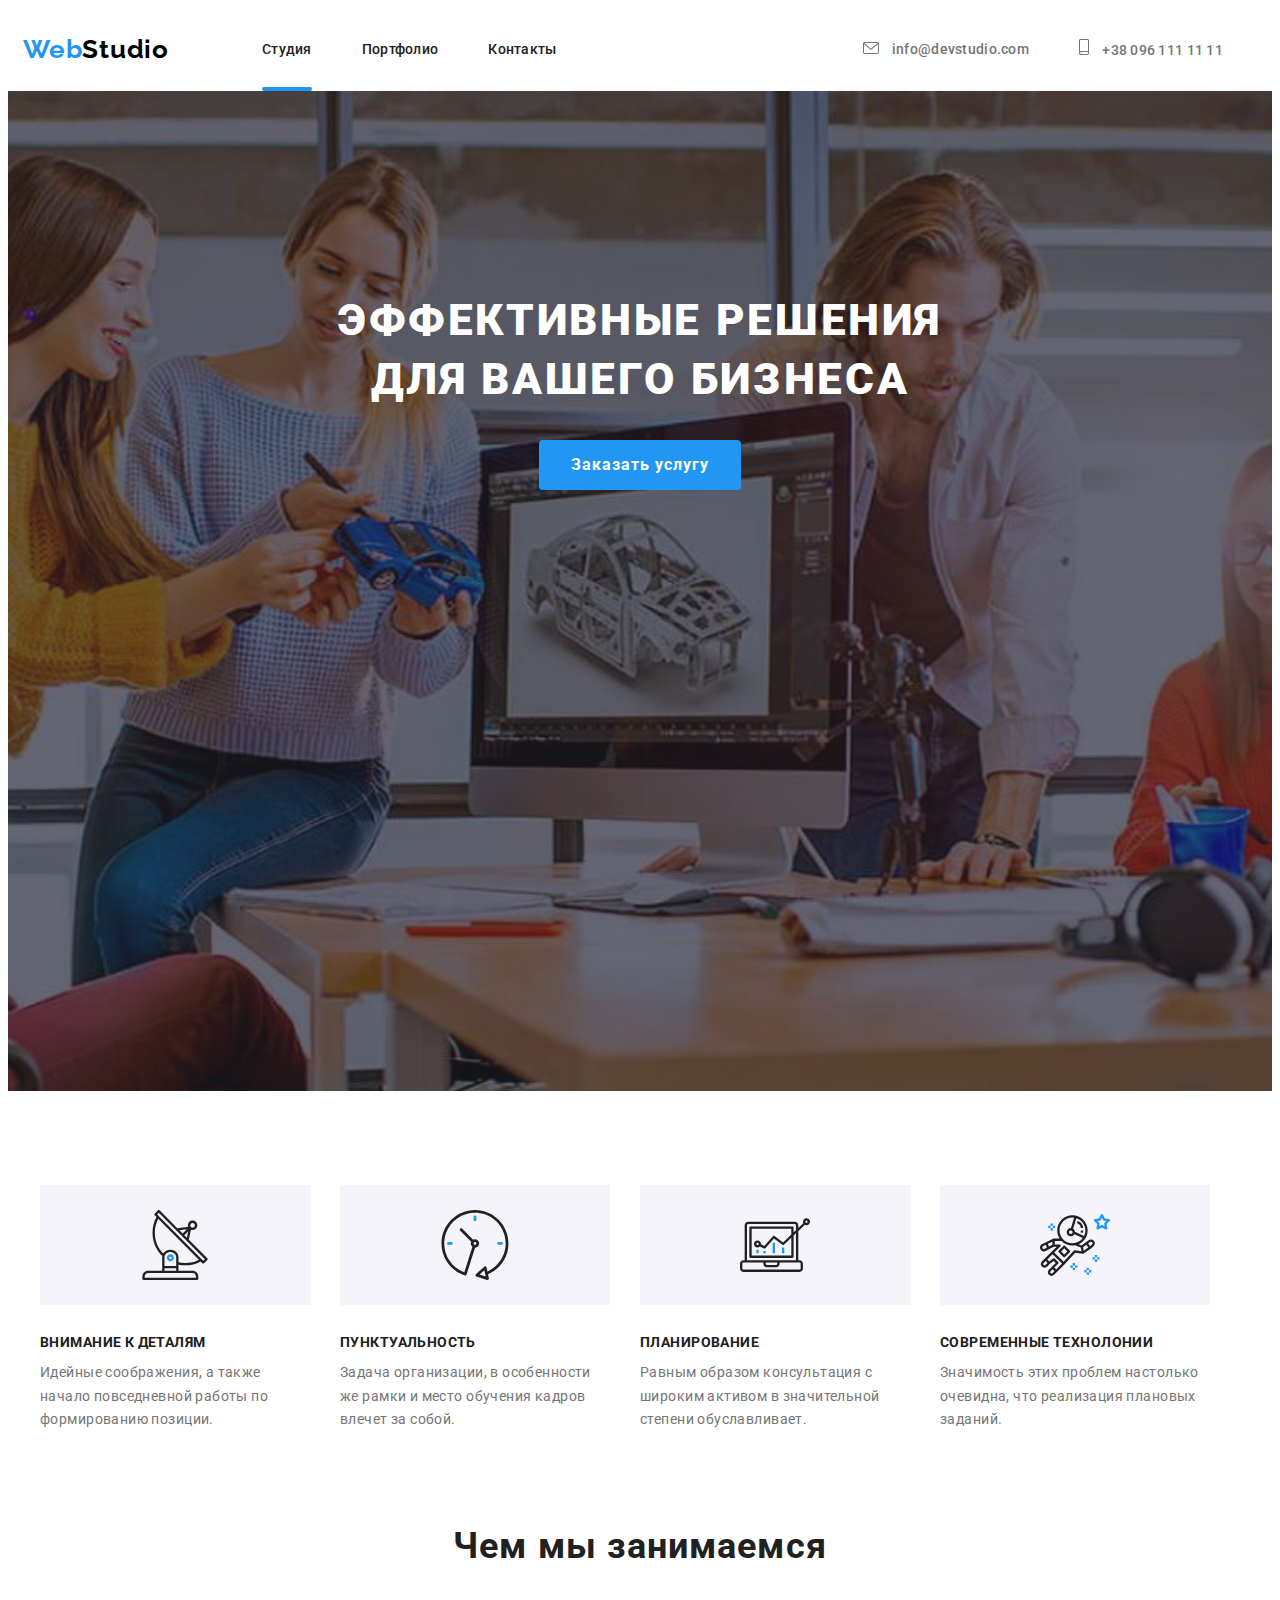
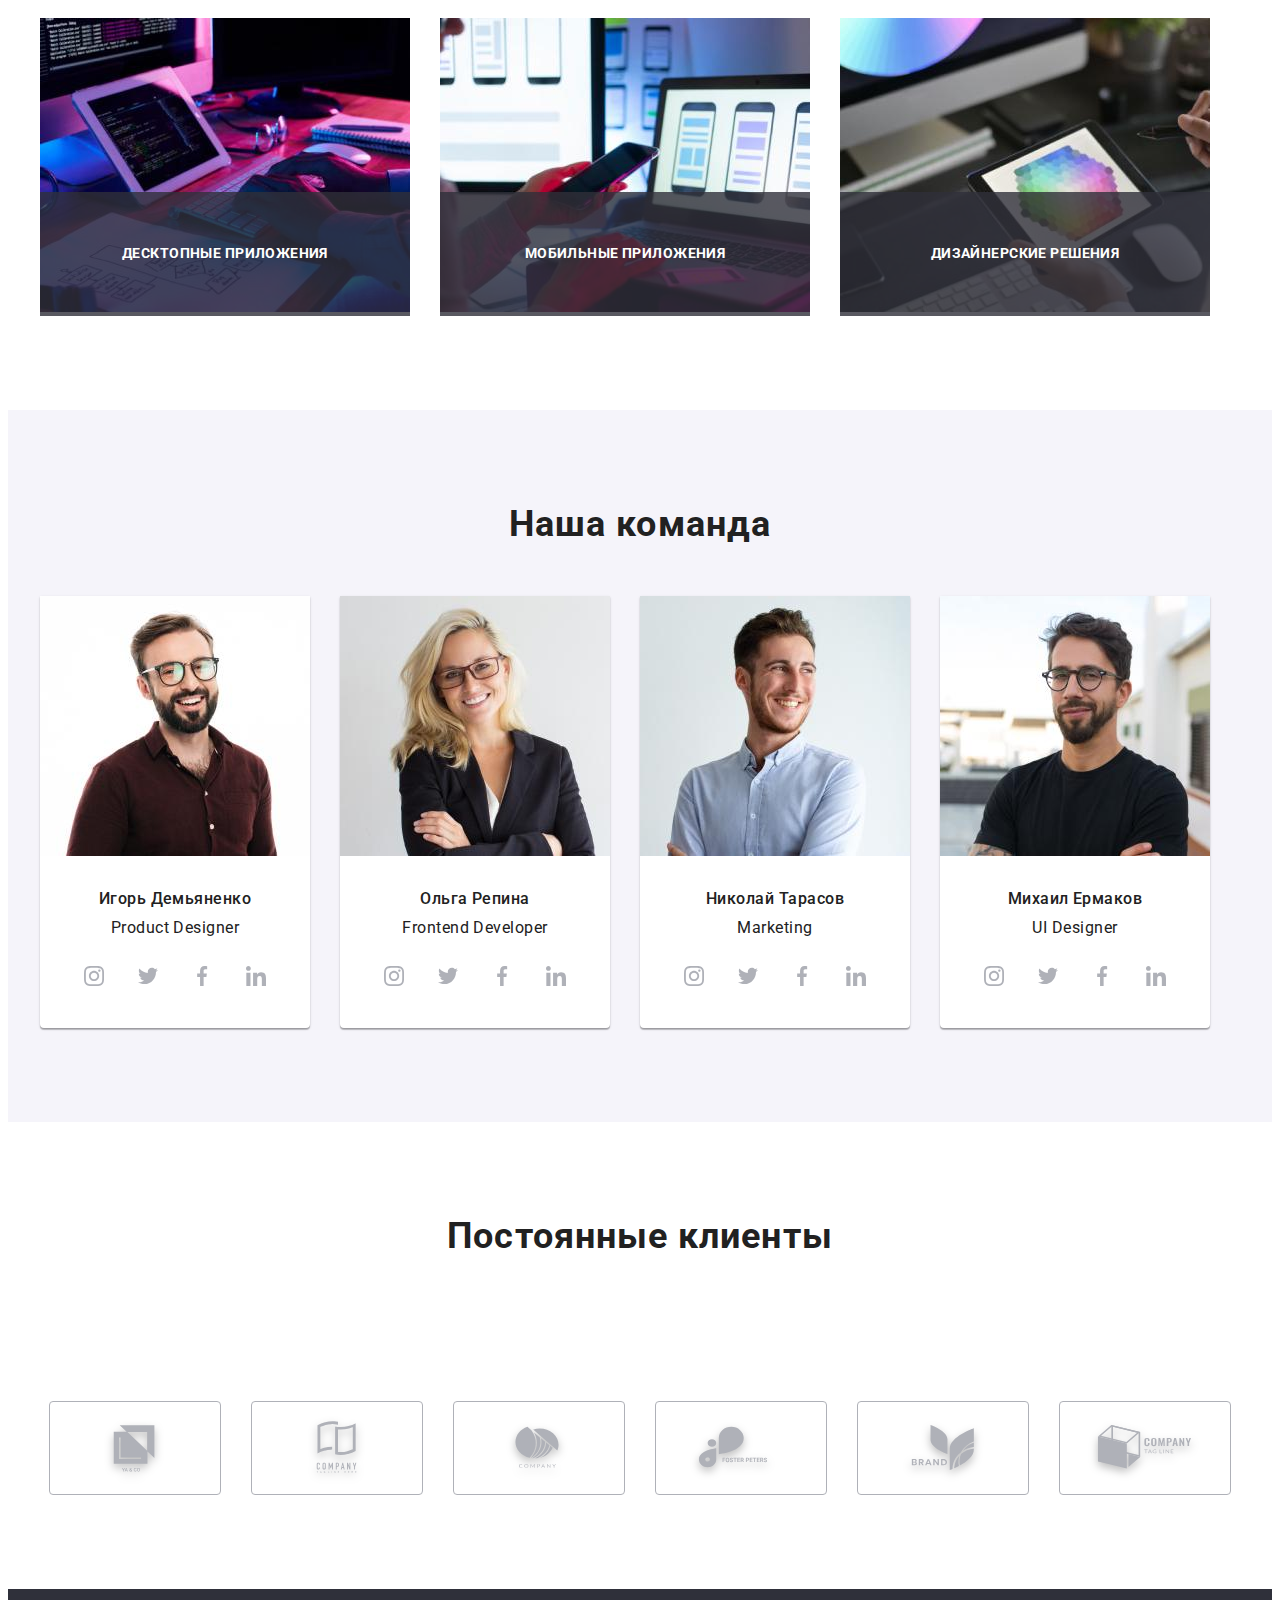
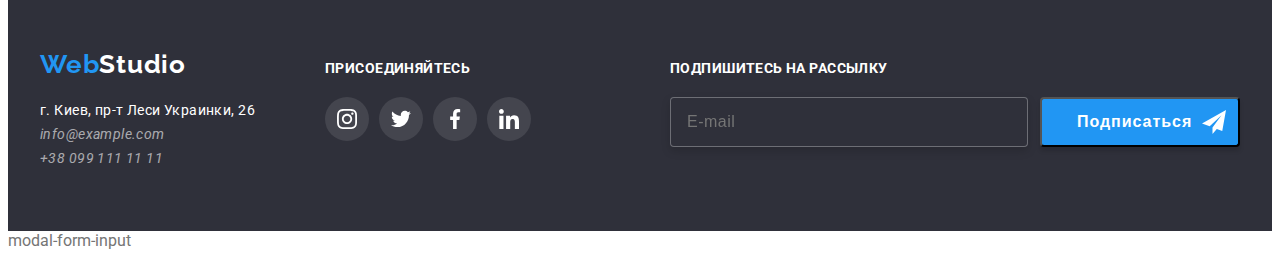
<file: index.html>
<!DOCTYPE html>
<html lang="ru">
<head>
    <link rel=“preconnect” href=“https://fonts.gstatic.com”>
    <meta charset="UTF-8">
    <meta http-equiv="X-UA-Compatible" content="IE=edge">
    <meta name="viewport" content="width=device-width, initial-scale=1.0">
    <title>Document</title>
    <link rel="preconnect" href="https://fonts.googleapis.com">
    <link rel="preconnect" href="https://fonts.gstatic.com" crossorigin>
    <link href="https://fonts.googleapis.com/css2?family=Raleway:wght@700&family=Roboto:wght@400;500;700;900&display=swap"
        rel="stylesheet">
    <link rel="stylesheet" href="https://cdnjs.cloudflare.com/ajax/libs/modern-normalize/1.1.0/modern-normalize.min.css"
        integrity="sha512-wpPYUAdjBVSE4KJnH1VR1HeZfpl1ub8YT/NKx4PuQ5NmX2tKuGu6U/JRp5y+Y8XG2tV+wKQpNHVUX03MfMFn9Q=="
        crossorigin="anonymous" referrerpolicy="no-referrer" />
    <link rel="stylesheet" href="./css/styles.css">
</head>
<body>
    <!--Секция хедер-->
    <header class="header">
        <div class="container header-container">
            <nav class="header-navigation">
                <a class="header-logo link" lang="en" href="/" >
                    Web<span class="header-logo-part">Studio</span>
                </a>
                <ul class="list header-list">
                    <li class="header-item"><a class="link header-link current" href="./index.html">Студия</a></li>
                    <li class="header-item"><a class="link header-link" href="./portfolio.html" target="_blank" rel="noreferrer noopener">Портфолио</a></li>
                    <li class="header-item"><a class="link header-link" href="">Контакты</a></li>
                </ul> 
            </nav> 
                <div class="header-connect">
                <ul class="list header-link">
                    <li><a class="header-mail link" lang="en" href="mailto:info@devstudio.com">
                        <svg class="contact-header-icon" width="16" height="12">
                            <use 
                            href="./images/icons.svg#icon-envelope">
                        </use>
                        </svg>
                        info@devstudio.com</a></li>
                    <li><a class="header-phone link" href="tel:+380961111111">
                        <svg class="contact-header-icon" width="10" height="16">
                            <use 
                            href="./images/icons.svg#icon-smartphone">
                            </use>
                        </svg>
                        +38 096 111 11 11</a></li>
                </ul>
                </div>
        </div>
    </header>
    <main>
        <!--Секция герой-->
            <section class="hero overlay">
                <div class="container">
                    <h1 class="hero-title">Эффективные решения для вашего бизнеса</h1>
                    <button  class="hero-button" type="button" data-modal-open>Заказать услугу</button>
                </div>
            </section>
        <!--Секция особенности-->
            <section class="">
                <div class="container">
                    <h2 class="about">Особенности</h2>
                        <ul class="list about-link">
                            <li class="about-me">
                                <div class="features-icon-box">
                                    <svg class="features-icon" width="70" height="70">
                                        <use href="./images/icons.svg#icon-antenna">
                                        </use>
                                    </svg>
                                </div>
                                <h3 class="about-title">ВНИМАНИЕ К ДЕТАЛЯМ</h3>
                                <p class="about-text">Идейные соображения, а также начало повседневной работы по формированию позиции.</p>
                            </li>
                            <li class="about-me">
                                <div class="features-icon-box">
                                    <svg class="features-icon" width="70" height="70">
                                        <use href="./images/icons.svg#icon-clock">
                                        </use>
                                    </svg>
                                </div>
                                <h3 class="about-title">ПУНКТУАЛЬНОСТЬ</h3>
                                <p class="about-text">Задача организации, в особенности же рамки и место обучения кадров влечет за собой.</p>
                            </li>
                            <li class="about-me">
                                <div class="features-icon-box">
                                    <svg class="features-icon" width="70" height="70">
                                        <use href="./images/icons.svg#icon-diagram">
                                        </use>
                                    </svg>
                                </div>
                                <h3 class="about-title">ПЛАНИРОВАНИЕ</h3>
                                <p class="about-text">Равным образом консультация с широким активом в значительной степени обуславливает.</p>
                            </li>
                            <li class="about-me">
                                <div class="features-icon-box">
                                    <svg class="features-icon" width="70" height="70">
                                        <use href="./images/icons.svg#icon-astronaut">
                                        </use>
                                    </svg>
                                </div>
                                <h3 class="about-title">СОВРЕМЕННЫЕ ТЕХНОЛОНИИ</h3>
                                <p class="about-text">Значимость этих проблем настолько очевидна, что реализация плановых заданий.</p>
                            </li>
                        </ul>
                </div>
            </section>
            <!--Секция наша работа-->
            <section class="section">
                <div class="container">
                    <h2 class="section-title">Чем мы занимаемся</h2>
                        <ul class="list about-me-img">
                            <li class="about-img">
                                <img src="./images/about-img-1.jpg" 
                                alt="наш процесс работы"
                                width="370"
                                height="294"
                                />
                                <p class="about-img-box">Десктопные приложения</p>
                            </li>
                            <li class="about-img">
                                <img src="./images/about-img-2.jpg" 
                                alt="наш процесс работы" 
                                width="370" 
                                height="294" 
                                />
                                <div class="about-box">
                                <p class="about-img-box">Мобильные приложения</p>
                                </div>
                            </li>
                            <li class="about-img">
                                <img src="./images/about-img-3.jpg" 
                                alt="наш процесс работы" 
                                width="370" 
                                height="294" 
                                />
                                <p class="about-img-box">Дизайнерские решения</p>
                            </li>
                        </ul>
                </div>
            </section>
            <!--Секция наша команда-->
            <section class="our-team">
                <div class="container">
                    <h2 class="about-right">Наша команда</h2>
                        <ul class="list aside">
                            <li class="team-img">
                                <img src="./images/team-img-1.jpg"
                                alt="наша команда"
                                width="270"
                                height="260"
                                />
                                <h3 class="about-pre-title">Игорь Демьяненко</h3>
                                <p class="about-after-title">Product Designer</p>
                                <ul class="about-list-title list">
                                    <li class="about-link-title">
                                        <a href="" class="about-team-link">
                                            <svg class="about-icon-link" width="20" height="20">
                                                <use 
                                                href="./images/icons.svg#icon-instagram"
                                                ></use>
                                            </svg>
                                        </a>
                                    </li>
                                    <li class="about-link-title">
                                        <a href="" class="about-team-link">
                                            <svg class="about-icon-link" width="20" height="20">
                                                <use 
                                                href="./images/icons.svg#icon-twitter"
                                                ></use>
                                            </svg>
                                        </a>
                                    </li>
                                    <li class="about-link-title">
                                        <a href="" class="about-team-link">
                                            <svg class="about-icon-link" width="20" height="20">
                                                <use 
                                                href="./images/icons.svg#icon-facebook"
                                                ></use>
                                            </svg>
                                        </a>
                                    </li>
                                    <li class="about-link-title">
                                        <a href="" class="about-team-link">
                                            <svg class="about-icon-link" width="20" height="20">
                                                <use 
                                                href="./images/icons.svg#icon-linkedin"
                                                ></use>
                                            </svg>
                                        </a>
                                    </li>
                                </ul>
                            </li>
                            <li class="team-img">
                                <img src="./images/team-img-2.jpg" 
                                alt="наша команда" 
                                width="270" 
                                height="260" 
                                />
                                <h3 class="about-pre-title">Ольга Репина</h3>
                                <p class="about-after-title">Frontend Developer</p>
                                <ul class="about-list-title list">
                                    <li class="about-link-title">
                                        <a href="" class="about-team-link">
                                            <svg class="about-icon-link" width="20" height="20">
                                                <use href="./images/icons.svg#icon-instagram"></use>
                                            </svg>
                                        </a>
                                    </li>
                                    <li class="about-link-title">
                                        <a href="" class="about-team-link">
                                            <svg class="about-icon-link" width="20" height="20">
                                                <use href="./images/icons.svg#icon-twitter"></use>
                                            </svg>
                                        </a>
                                    </li>
                                    <li class="about-link-title">
                                        <a href="" class="about-team-link">
                                            <svg class="about-icon-link" width="20" height="20">
                                                <use href="./images/icons.svg#icon-facebook"></use>
                                            </svg>
                                        </a>
                                    </li>
                                    <li class="about-link-title">
                                        <a href="" class="about-team-link">
                                            <svg class="about-icon-link" width="20" height="20">
                                                <use href="./images/icons.svg#icon-linkedin"></use>
                                            </svg>
                                        </a>
                                    </li>
                                </ul>
                            </li>
                            <li class="team-img">
                                <img src="./images/team-img-3.jpg" 
                                alt="наша команда" 
                                width="270" 
                                height="260" 
                                />
                                <h3 class="about-pre-title">Николай Тарасов</h3>
                                <p class="about-after-title">Marketing</p>
                                <ul class="about-list-title list">
                                    <li class="about-link-title">
                                        <a href="" class="about-team-link">
                                            <svg class="about-icon-link" width="20" height="20">
                                                <use href="./images/icons.svg#icon-instagram"></use>
                                            </svg>
                                        </a>
                                    </li>
                                    <li class="about-link-title">
                                        <a href="" class="about-team-link">
                                            <svg class="about-icon-link" width="20" height="20">
                                                <use href="./images/icons.svg#icon-twitter"></use>
                                            </svg>
                                        </a>
                                    </li>
                                    <li class="about-link-title">
                                        <a href="" class="about-team-link">
                                            <svg class="about-icon-link" width="20" height="20">
                                                <use href="./images/icons.svg#icon-facebook"></use>
                                            </svg>
                                        </a>
                                    </li>
                                    <li class="about-link-title">
                                        <a href="" class="about-team-link">
                                            <svg class="about-icon-link" width="20" height="20">
                                                <use href="./images/icons.svg#icon-linkedin"></use>
                                            </svg>
                                        </a>
                                    </li>
                                </ul>
                            </li>
                            <li class="team-img">
                                <img src="./images/team-img-4.jpg" 
                                alt="наша команда" 
                                width="270" 
                                height="260" 
                                />
                                <h3 class="about-pre-title">Михаил Ермаков</h3>
                                <p class="about-after-title">UI Designer</p>
                                <ul class="about-list-title list">
                                    <li class="about-link-title">
                                        <a href="" class="about-team-link">
                                            <svg class="about-icon-link" width="20" height="20">
                                                <use href="./images/icons.svg#icon-instagram"></use>
                                            </svg>
                                        </a>
                                    </li>
                                    <li class="about-link-title">
                                        <a href="" class="about-team-link">
                                            <svg class="about-icon-link" width="20" height="20">
                                                <use href="./images/icons.svg#icon-twitter"></use>
                                            </svg>
                                        </a>
                                    </li>
                                    <li class="about-link-title">
                                        <a href="" class="about-team-link">
                                            <svg class="about-icon-link" width="20" height="20">
                                                <use href="./images/icons.svg#icon-facebook"></use>
                                            </svg>
                                        </a>
                                    </li>
                                    <li class="about-link-title">
                                        <a href="" class="about-team-link">
                                            <svg class="about-icon-link" width="20" height="20">
                                                <use href="./images/icons.svg#icon-linkedin"></use>
                                            </svg>
                                        </a>
                                    </li>
                                </ul>
                            </li>
                        </ul>
                </div>
            </section>
            <!--Секция постоянные клиенты-->
            <section class="customers">
                <div class="container">
                    <h2 class="regular-customers">Постоянные клиенты</h2>
                        <ul class="list aside-box">
                            <li class="clients-item">
                                <a href="" class="about-clients-item" >
                                    <svg class="link-client-item" width="106" height="60">
                                        <use href="./images/icons.svg#icon-yago"></use>
                                    </svg>
                                </a>
                            </li>
                            <li class="clients-item">
                                <a href="" class="about-clients-item">
                                    <svg class="link-client-item" width="106" height="60">
                                        <use href="./images/icons.svg#icon-company"></use>
                                    </svg>
                                </a>
                            </li>
                            <li class="clients-item">
                                <a href="" class="about-clients-item">
                                    <svg class="link-client-item" width="106" height="60">
                                        <use href="./images/icons.svg#icon-company2"></use>
                                    </svg>
                                </a>
                            </li>
                            <li class="clients-item">
                                <a href="" class="about-clients-item">
                                    <svg class="link-client-item" width="106" height="60">
                                        <use href="./images/icons.svg#icon-foster"></use>
                                    </svg>
                                </a>
                            </li>
                            <li class="clients-item">
                                <a href="" class="about-clients-item">
                                    <svg class="link-client-item" width="106" height="60">
                                        <use href="./images/icons.svg#icon-brand"></use>
                                    </svg>
                                </a>
                            </li>
                            <li class="clients-item">
                                <a href="" class="about-clients-item">
                                    <svg class="link-client-item" width="106" height="60">
                                        <use href="./images/icons.svg#icon-tagline"></use>
                                    </svg>
                                </a>
                            </li>
                        </ul>
                </div>
            </section>
    </main>
    <!--Секция футер-->
    <footer class="footer">
        <div class="container footer-container">
            <div class="footer-left">
                <a class="footer-logo link" lang="en" href="/">
                    Web<span class="footer-logo-part">Studio</span>
                </a>
                <address>
                    <ul class="list footer-list">
                        <li><p class="footer-adres">г. Киев, пр-т Леси Украинки, 26</p></li>
                        <li><a class="footer-mail link" lang="en" href="mailto:info@example.com">info@example.com</a></li>
                        <li><a class="footer-phone link" href="tel:+380991111111">+38 099 111 11 11</a></li>
                    </ul>
                </address>
            </div>
            <div class="footer-fight">
                <h2 class="footer-title">присоединяйтесь</h2>
                <ul class="footer-list-title list">
                    <li class="about-link-title">
                        <a href="" class="footer-team-link">
                            <svg class="footer-icon-link" width="20" height="20">
                                <use href="./images/icons.svg#icon-instagram"></use>
                            </svg>
                        </a>
                    </li>
                    <li class="about-link-title">
                        <a href="" class="footer-team-link">
                            <svg class="footer-icon-link" width="20" height="20">
                                <use href="./images/icons.svg#icon-twitter"></use>
                            </svg>
                        </a>
                    </li>
                    <li class="about-link-title">
                        <a href="" class="footer-team-link">
                            <svg class="footer-icon-link" width="20" height="20">
                                <use href="./images/icons.svg#icon-facebook"></use>
                            </svg>
                        </a>
                    </li>
                    <li class="about-link-title">
                        <a href="" class="footer-team-link">
                            <svg class="footer-icon-link" width="20" height="20">
                                <use href="./images/icons.svg#icon-linkedin"></use>
                            </svg>
                        </a>
                    </li>
                </ul>
            </div>
            <div class="footer-wrap ">
                <p class="footer-text-wrap">Подпишитесь на рассылку</p>
                    <form action="#" class="footer-form">
                        <label>
                            <input
                                type="email"
                                name="footer-email" 
                                id="footer-email"
                                class="footer-form-input email-text" 
                                placeholder="E-mail"
                            />
                        </label>
                        <button type="button" class="footer-btn">
                            <span class="button-text">Подписаться</span>
                            <svg class="modal-footer-icon" width="24" height="24">
                                <use href="./images/icons.svg#icon-send"></use>
                            </svg>
                        </button>
                    </form>
            </div>
        </div>
    </footer>
    <!--Модальное окно-->
    <div class="backdrop is-hidden" data-modal>
        <div class="modal">
            <button  type="button" class="modal-close" data-modal-close>
                <svg class="modal-close-icon" width="18" height="18">
                    <use href="./images/icons.svg#icon-close"></use>
                </svg>
            </button>
            <p class="modal-title">
                Оставьте свои данные, мы вам перезвоним
            </p>
            <form action="#" class="modal-form">
                <div class="input-name">
                    <label for="user-name" class="modal-label">
                        Имя
                    </label>
                    <input 
                    type="text" 
                    name="user-name" 
                    id="user-name"
                    class="modal-form-input" 
                    required
                    minlength="2"
                    />
                    <svg class="modal-icon-link" width="18" height="18">
                        <use href="./images/icons.svg#icon-person"></use>
                    </svg>
                </div>
                <div class="input-name">
                    <label for="user-phone" class="modal-label">
                        Телефон
                    </label>
                    <input 
                    type="tel" 
                    name="user-phone" 
                    id="user-phone"
                    class="modal-form-input" 
                    required
                    />
                    <svg class="modal-icon-link" width="18" height="18">
                        <use href="./images/icons.svg#icon-phone"></use>
                    </svg>
                </div>
                <div class="input-name">
                    <label for="user-email" class="modal-label">
                        Почта
                    </label>
                    <input 
                    type="email" 
                    name="user-email" 
                    id="user-email"
                    class="modal-form-input" 
                    required
                    />
                    <svg class="modal-icon-link" width="18" height="18">
                        <use href="./images/icons.svg#icon-email"></use>
                    </svg>
                </div>
                <div class="text-icon">
                    <label for="comment" class="text-label">
                        Комментарий
                    </label>
                    <textarea
                    name="user-text"
                    class="modal-form-text" 
                    id="comment"
                    placeholder="Введите текст"
                    ></textarea>
                </div>
                <div class="chek-box">
                        <input 
                            id="policy" 
                            class="modal-check visually-hidden" 
                            type="checkbox" 
                            name="policy"
                        />
                    <label class="check-text" for="policy">               
                        <span class="check-item">
                            <svg class="check-icon" width="11" height="8">
                                <use href="./images/icons.svg#icon-check"></use>
                            </svg>
                        </span>
                        Соглашаюсь с рассылкой и принимаю 
                        <a href="" class="checkbox-icon">
                            Условия договора
                        </a>
                    </label>
                </div>
                <button type="submit" class="modal-button">Отправить</button>
            </form>
        </div>
    </div>
<script src="./js/modal.js"></script>modal-form-input
</body>
</html>
</file>
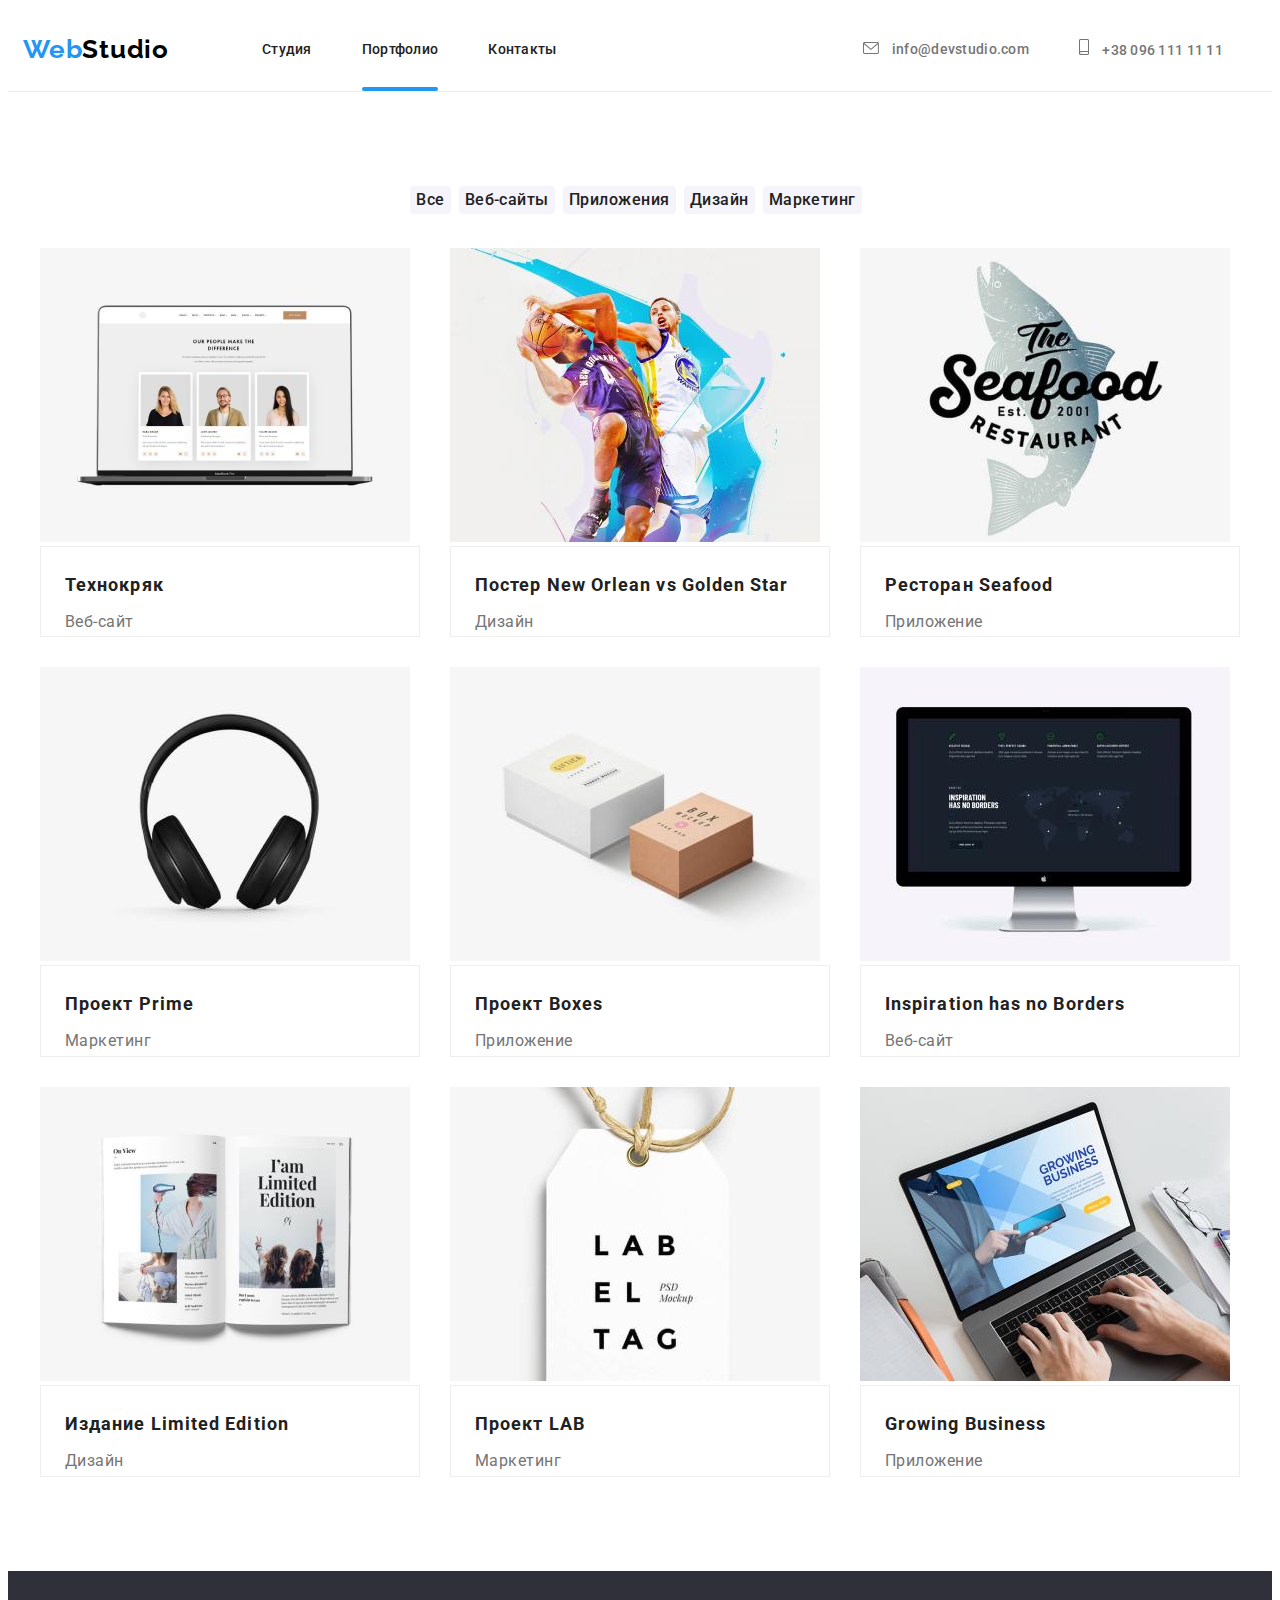
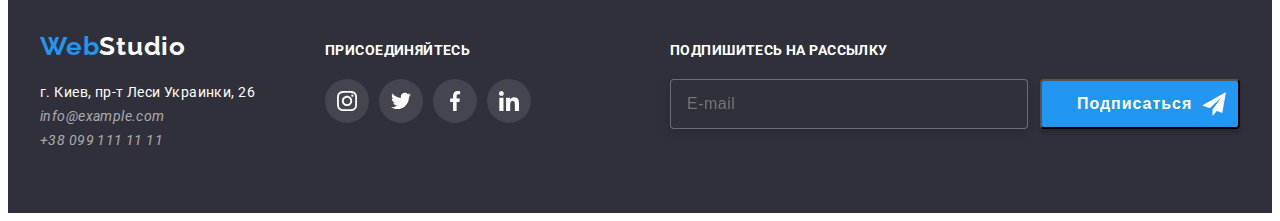
<file: portfolio.html>
<!DOCTYPE html>
<html lang="ru">
<head>
    <meta charset="UTF-8">
    <meta http-equiv="X-UA-Compatible" content="IE=edge">
    <meta name="viewport" content="width=device-width, initial-scale=1.0">
    <title>Document</title>
    <link rel="preconnect" href="https://fonts.googleapis.com">
    <link rel="preconnect" href="https://fonts.gstatic.com" crossorigin>
    <link href="https://fonts.googleapis.com/css2?family=Raleway:wght@700&family=Roboto:wght@400;500;700;900&display=swap"
        rel="stylesheet">
    <link rel="stylesheet" href="https://cdnjs.cloudflare.com/ajax/libs/modern-normalize/1.1.0/modern-normalize.min.css"
        integrity="sha512-wpPYUAdjBVSE4KJnH1VR1HeZfpl1ub8YT/NKx4PuQ5NmX2tKuGu6U/JRp5y+Y8XG2tV+wKQpNHVUX03MfMFn9Q=="
        crossorigin="anonymous" referrerpolicy="no-referrer" />
    <link rel="stylesheet" href="./css/styles.css">
</head>
<body>
    <!--Секция хедер-->
    <header class="header-portfolio">
        <div class="container header-container">
            <nav class="header-navigation">
                <a class="header-logo link" lang="en" href="/">
                    Web<span class="header-logo-part">Studio</span>
                </a>
                <ul class="list header-list">
                    <li class="header-item"><a class="link header-link" href="./index.html">Студия</a></li>
                    <li class="header-item"><a class="link header-link current" href="./portfolio.html" target="_blank"
                            rel="noreferrer noopener">Портфолио</a></li>
                    <li class="header-item"><a class="link header-link" href="">Контакты</a></li>
                </ul>
            </nav>
            <div class="header-connect">
                <ul class="list header-link">
                    <li><a class="header-mail link" lang="en" href="mailto:info@devstudio.com">
                            <svg class="contact-header-icon" width="16" height="12">
                                <use href="./images/icons.svg#icon-envelope">
                                </use>
                            </svg>
                            info@devstudio.com</a></li>
                    <li><a class="header-phone link" href="tel:+380961111111">
                            <svg class="contact-header-icon" width="10" height="16">
                                <use href="./images/icons.svg#icon-smartphone">
                                </use>
                            </svg>
                            +38 096 111 11 11</a></li>
                </ul>
            </div>
        </div>
    </header>
    <!--Секция герой-->
    <main class="portfolio-hero">
        <!--Секция портфолио с кнопками-->
        <section>
            <div class="container">
                <h1 class="about">Заголовок который нужно скрыть</h1>
                    <ul class="list aside-button">
                        <li><button class="portfolio-button" type="button">Все</button></li>
                        <li><button class="portfolio-button" type="button">Веб-сайты</button></li>
                        <li><button class="portfolio-button" type="button">Приложения</button></li>
                        <li><button class="portfolio-button" type="button">Дизайн</button></li>
                        <li><button class="portfolio-button" type="button">Маркетинг</button></li>
                    </ul>
            <ul class="list projects">
                <li class="projects-item">
                    <div class="projects-item-wrap">
                        <img src="./images/portfolio-img-1.jpg"
                        alt="Примеры работ" 
                        width="370"
                        height="294"/>
                        <p class="portfolio-box">Технокряк это современная площадка распространения коронавируса. Компании используют эту платформу для цифрового
                        шпионажа и атак на защищённые сервера конкурентов.</p>
                    </div>
                    <div class="container-about">
                    <h2 class="portfolio-item">Технокряк</h2>
                    <p class="portfolio-about">Веб-сайт</p>
                    </div>
                </li>
                <li class="projects-item">
                    <div class="projects-item-wrap">
                        <img src="./images/portfolio-img-2.jpg" 
                        alt="Примеры работ" 
                        width="370" 
                        height="294" />
                        <p class="portfolio-box">Технокряк это современная площадка распространения коронавируса. Компании используют эту
                        платформу для цифрового шпионажа и атак на защищённые сервера конкурентов.</p>
                    </div>
                    <div class="container-about">
                    <h2 class="portfolio-item">Постер <span lang="en">New Orlean vs Golden Star</span></h2>
                    <p class="portfolio-about">Дизайн</p>
                    </div>
                </li>
                <li class="projects-item">
                    <div class="projects-item-wrap">
                        <img src="./images/portfolio-img-3.jpg" 
                        alt="Примеры работ" 
                        width="370" 
                        height="294" />
                        <p class="portfolio-box">Технокряк это современная площадка распространения коронавируса. Компании используют эту
                        платформу для цифрового шпионажа и атак на защищённые сервера конкурентов.</p>
                    </div>
                    <div class="container-about">
                    <h2 class="portfolio-item">Ресторан <span lang="en">Seafood</span></h2>
                    <p class="portfolio-about">Приложение</p>
                    </div>
                </li>
                <li class="projects-item">
                    <div class="projects-item-wrap">
                        <img src="./images/portfolio-img-4.jpg" 
                        alt="Примеры работ" 
                        width="370" 
                        height="294" />
                        <p class="portfolio-box">Технокряк это современная площадка распространения коронавируса. Компании используют эту
                        платформу для цифрового шпионажа и атак на защищённые сервера конкурентов.</p>
                    </div>
                    <div class="container-about">
                    <h2 class="portfolio-item">Проект <span lang="en">Prime</span></h2>
                    <p class="portfolio-about">Маркетинг</p>
                    </div>
                </li>
                <li class="projects-item">
                    <div class="projects-item-wrap">
                        <img src="./images/portfolio-img-5.jpg" 
                        alt="Примеры работ"
                        width="370" 
                        height="294" />
                        <p class="portfolio-box">Технокряк это современная площадка распространения коронавируса. Компании используют эту
                        платформу для цифрового шпионажа и атак на защищённые сервера конкурентов.</p>
                    </div>
                    <div class="container-about">
                    <h2 class="portfolio-item">Проект <span lang="en">Boxes</span></h2>
                    <p class="portfolio-about">Приложение</p>
                    </div>
                </li>
                <li class="projects-item">
                    <div class="projects-item-wrap">
                        <img src="./images/portfolio-img-6.jpg" 
                        alt="Примеры работ" 
                        width="370" 
                        height="294" />
                        <p class="portfolio-box">Технокряк это современная площадка распространения коронавируса. Компании используют эту
                        платформу для цифрового шпионажа и атак на защищённые сервера конкурентов.</p>
                    </div>
                    <div class="container-about">
                    <h2 class="portfolio-item" lang="en">Inspiration has no Borders</h2>
                    <p class="portfolio-about">Веб-сайт</p>
                    </div>
                </li>
                <li class="projects-item">
                    <div class="projects-item-wrap">
                        <img src="./images/portfolio-img-7.jpg" 
                        alt="Примеры работ" 
                        width="370" 
                        height="294" />
                        <p class="portfolio-box">Технокряк это современная площадка распространения коронавируса. Компании используют эту
                        платформу для цифрового шпионажа и атак на защищённые сервера конкурентов.</p>
                    </div>
                    <div class="container-about">
                    <h2 class="portfolio-item">Издание <span lang="en">Limited Edition</span></h2>
                    <p class="portfolio-about">Дизайн</p>
                    </div>
                </li>
                <li class="projects-item">
                    <div class="projects-item-wrap">
                        <img src="./images/portfolio-img-8.jpg" 
                        alt="Примеры работ" 
                        width="370" 
                        height="294" />
                        <p class="portfolio-box">Технокряк это современная площадка распространения коронавируса. Компании используют эту
                        платформу для цифрового шпионажа и атак на защищённые сервера конкурентов.</p>
                    </div>
                    <div class="container-about">
                    <h2 class="portfolio-item">Проект <span lang="en">LAB</span></h2>
                    <p class="portfolio-about">Маркетинг</p>
                    </div>
                </li>
                <li class="projects-item">
                    <div class="projects-item-wrap">
                        <img src="./images/portfolio-img-9.jpg" 
                        alt="Примеры работ" 
                        width="370" 
                        height="294" />
                        <p class="portfolio-box">Технокряк это современная площадка распространения коронавируса. Компании используют эту
                        платформу для цифрового шпионажа и атак на защищённые сервера конкурентов.</p>
                    </div>
                    <div class="container-about">
                    <h2 class="portfolio-item" lang="en">Growing Business</h2>
                    <p class="portfolio-about">Приложение</p>
                    </div>
                </li>
            </ul>
            </div>
        </section>
    </main>
    <!--Секция футер-->
    <footer class="footer">
        <div class="container footer-container">
            <div class="footer-left">
                <a class="footer-logo link" lang="en" href="/">
                    Web<span class="footer-logo-part">Studio</span>
                </a>
                <address>
                    <ul class="list footer-list">
                        <li>
                            <p class="footer-adres">г. Киев, пр-т Леси Украинки, 26</p>
                        </li>
                        <li><a class="footer-mail link" lang="en" href="mailto:info@example.com">info@example.com</a></li>
                        <li><a class="footer-phone link" href="tel:+380991111111">+38 099 111 11 11</a></li>
                    </ul>
                </address>
            </div>
            <div class="footer-fight">
                <h2 class="footer-title">присоединяйтесь</h2>
                <ul class="footer-list-title list">
                    <li class="about-link-title">
                        <a href="" class="footer-team-link">
                            <svg class="footer-icon-link" width="20" height="20">
                                <use href="./images/icons.svg#icon-instagram"></use>
                            </svg>
                        </a>
                    </li>
                    <li class="about-link-title">
                        <a href="" class="footer-team-link">
                            <svg class="footer-icon-link" width="20" height="20">
                                <use href="./images/icons.svg#icon-twitter"></use>
                            </svg>
                        </a>
                    </li>
                    <li class="about-link-title">
                        <a href="" class="footer-team-link">
                            <svg class="footer-icon-link" width="20" height="20">
                                <use href="./images/icons.svg#icon-facebook"></use>
                            </svg>
                        </a>
                    </li>
                    <li class="about-link-title">
                        <a href="" class="footer-team-link">
                            <svg class="footer-icon-link" width="20" height="20">
                                <use href="./images/icons.svg#icon-linkedin"></use>
                            </svg>
                        </a>
                    </li>
                </ul>
            </div>
            <div class="footer-wrap ">
                <p class="footer-text-wrap">Подпишитесь на рассылку</p>
                <form action="#" class="footer-form">
                    <label>
                        <input type="email" name="footer-email" id="footer-email" class="footer-form-input email-text"
                            placeholder="E-mail" />
                    </label>
                    <button type="button" class="footer-btn">
                        <span class="button-text">Подписаться</span>
                        <svg class="modal-footer-icon" width="24" height="24">
                            <use href="./images/icons.svg#icon-send"></use>
                        </svg>
                    </button>
                </form>
            </div>
        </div>
    </footer>
</body>
</html>
</file>
<file: css/styles.css>
/*---root---*/
:root {
  --accent-color: #2196f3;
  --main-button-color: #2196f3;
  --second-title-color: #212121;
  --main-text-color: #757575;
  --main-title-color: #ffffff;
  --header-text-color: #212121;
}

p,
h1,
h2,
h3,
h4,
h5,
h6 {
  margin: 0;
}

ul {
  margin: 0;
  padding: 0;
}

body {
  font-family: Roboto, sans-serif;
  color: #757575;
}

button {
  cursor: pointer;
}

/*---delete points---*/
.list {
  list-style: none;
}

.link {
  text-decoration: none;
}

/*---header---*/
.header {
  background-color: #ffffff;
}
.container {
  width: 1200px;
  padding-left: 15px;
  padding-right: 15px;
  margin: 0 auto;
}
.header-list {
  display: flex;
  padding-top: 32px;
  padding-bottom: 32px;
}
.header-item:not(last-child) {
  margin-right: 50px;
}

.header-navigation {
  display: flex;
  align-items: center;
}
.header-container {
  display: flex;
  align-items: center;
  margin-right: 215px;
}
.header-link {
  display: flex;
  align-items: center;
  position: relative;
}
.header-link.current::after {
  content: '';
  width: 100%;
  height: 4px;
  background-color: var(--accent-color);
  border-radius: 2px;
  position: absolute;
  display: block;
  bottom: -32px;
  left: 0;
}
.header-logo {
  font-family: Raleway;
  font-weight: 700;
  font-size: 26px;
  line-height: 1.19;
  letter-spacing: 0.03em;
  color: #2196f3;
  margin-right: 93px;
}
.header-logo-part {
  color: #000000;
}
.header-link {
  font-weight: 500;
  font-size: 14px;
  line-height: 1.33;
  letter-spacing: 0.02em;
  color: var(--header-text-color);
  transition: color 250ms cubic-bezier(0.4, 0, 0.2, 1);
}
.header-link:hover,
.header-link:focus {
  color: var(--accent-color);
}

.header-mail {
  font-weight: 500;
  font-size: 14px;
  line-height: 1.14;
  letter-spacing: 0.02em;
  color: var(--main-text-color);
  margin-right: 50px;
  transition: color 250ms cubic-bezier(0.4, 0, 0.2, 1);
}
.header-phone {
  font-weight: 500;
  font-size: 14px;
  line-height: 1.14;
  letter-spacing: 0.02em;
  color: var(--main-text-color);
  transition: color 250ms cubic-bezier(0.4, 0, 0.2, 1);
}
.header-mail:hover,
.header-mail:focus {
  color: var(--accent-color);
}

.header-phone:hover,
.header-phone:focus {
  color: var(--accent-color);
}

.header-connect {
  margin-left: auto;
}
.contact-header-icon {
  margin-right: 10px;
  fill: currentColor;
}
/*---Hero section---*/
.overlay {
  max-width: 1600px;
  height: 600px;
  margin-left: auto;
  margin-right: auto;
  background-image: linear-gradient(
      rgba(47, 48, 58, 0.4),
      rgba(47, 48, 58, 0.4)
    ),
    url(../images/overlay.jpg);
  background-size: cover;
  background-repeat: no-repeat;
  background-position: center;
}

.hero {
  max-width: 1600px;
  margin: 0 auto;
  padding: 200px 0;
  background-color: #2f303a;
  text-align: center;
}
.hero-title {
  font-weight: 900;
  font-size: 44px;
  width: 696px;
  margin-top: 0;
  margin-bottom: 30px;
  margin-right: auto;
  margin-left: auto;
  line-height: 1.36;
  text-align: center;
  letter-spacing: 0.06em;
  text-transform: uppercase;
  color: var(--main-title-color);
}
.hero-button {
  font-family: inherit;
  font-weight: 700;
  font-size: 16px;
  line-height: 1.87;
  display: flex;
  align-items: center;
  text-align: center;
  letter-spacing: 0.06em;
  color: #ffffff;
  background-color: var(--main-button-color);
  cursor: pointer;
  border-radius: 4px;
  margin-top: 0;
  margin-bottom: 0;
  margin-right: auto;
  margin-left: auto;
  border: none;
  padding-top: 10px;
  padding-bottom: 10px;
  padding-left: 32px;
  padding-right: 32px;
}
.hero-button:hover {
  background-color: #188ce8;
}
.features-icon-box {
  display: flex;
  height: 120px;
  align-items: center;
  justify-content: center;
  background-color: #f5f4fa;
  margin-bottom: 30px;
}
.features-icon {
  display: block;
}
.about {
  position: absolute;
  clip: rect(0 0 0 0);
  width: 1px;
  height: 1px;
  margin: -1px;
  border: 0;
  padding: 0;
  overflow: hidden;
}
.about-title {
  font-weight: 700;
  font-size: 14px;
  line-height: 1.14;
  letter-spacing: 0.03em;
  text-transform: uppercase;
  display: flex;
  margin-bottom: 10px;
  color: var(--header-text-color);
}
.about-text {
  font-weight: 400;
  font-size: 14px;
  line-height: 1.71;
  letter-spacing: 0.03em;
  display: flex;
  color: var(--main-text-color);
}
.about-link {
  padding-top: 94px;
  padding-bottom: 94px;
  display: flex;
}
.about-me {
  width: 270px;
}

.about-me:not(last-child) {
  margin-right: 30px;
}
.about-img-box {
  position: absolute;
  display: flex;
  font-weight: 700;
  font-size: 14px;
  line-height: 1.14;
  text-align: center;
  letter-spacing: 0.03em;
  text-transform: uppercase;
  color: var(--main-title-color);
  background-color: rgba(47, 48, 58, 0.8);
  width: 370px;
  height: 70px;
  left: 0;
  bottom: 0;
  align-items: center;
  justify-content: center;
  padding-top: 27px;
  padding-bottom: 27px;
}
.about-img {
  position: relative;
}
/*---Section our works---*/
.section {
  padding-bottom: 94px;
}
.section-title {
  font-weight: 700;
  font-size: 36px;
  line-height: 1.16;
  text-align: center;
  letter-spacing: 0.03em;
  margin-bottom: 50px;
  color: var(--second-title-color);
}
.about-me-img {
  display: flex;
}
.about-img:not(last-child) {
  margin-right: 30px;
}

/*---Section our command---*/
.our-team {
  background-color: #f5f4fa;
  padding-bottom: 94px;
}
.about-right {
  font-weight: 700;
  font-size: 36px;
  line-height: 1.16;
  text-align: center;
  letter-spacing: 0.03em;
  padding-top: 94px;
  margin-bottom: 50px;
  color: var(--second-title-color);
}
.aside {
  display: flex;
}
.aside:not(last-child) {
  margin-right: 30px;
}
.team-img:not(last-child) {
  margin-right: 30px;
  background-color: #ffffff;
  border-radius: 0px 0px 4px 4px;
  box-shadow: 0px 1px 3px rgba(0, 0, 0, 0.12), 0px 1px 1px rgba(0, 0, 0, 0.14),
    0px 2px 1px rgba(0, 0, 0, 0.2);
}
.about-pre-title {
  font-weight: 500;
  font-size: 16px;
  line-height: 1.18;
  text-align: center;
  letter-spacing: 0.03em;
  margin-top: 30px;
  color: var(--second-title-color);
}
.about-after-title {
  font-weight: 400;
  font-size: 16px;
  line-height: 1.18;
  text-align: center;
  letter-spacing: 0.03em;
  margin-top: 10px;
  padding-bottom: 16px;
  color: var(--second-title-color);
}
.about-link-title {
  width: 44px;
  height: 44px;
}
.about-link-title + .about-link-title {
  margin-left: 10px;
}
.about-team-link {
  width: 100%;
  height: 100%;
  background-color: #ffffff;
  border-radius: 50%;
  display: flex;
  align-items: center;
  justify-content: center;
  transition: fill 250ms cubic-bezier(0.4, 0, 0.2, 1);
  transition: background-color 250ms cubic-bezier(0.4, 0, 0.2, 1);
}
.about-team-link:hover,
.about-team-link:focus {
  background-color: #2196f3;
}
.about-team-link:hover .about-icon-link,
.about-team-link:focus .about-icon-link {
  fill: #ffffff;
}
.about-icon-link {
  fill: #afb1b8;
  transition: fill 250ms cubic-bezier(0.4, 0, 0.2, 1);
}
.about-list-title {
  display: flex;
  justify-content: center;
  padding-bottom: 30px;
}
/*---regular customers---*/
.customers {
  background-color: var(--main-title-color);
  padding-bottom: 94px;
}
.aside-box {
  display: flex;
  padding-top: 94px;
  justify-content: center;
  align-items: center;
}
.clients-item {
  box-sizing: border-box;
  display: flex;
  align-items: center;
  justify-content: center;
  border: 1px solid #afb1b8;
  border-radius: 4px;
  background-color: #ffffff;
}
.clients-item + .clients-item {
  margin-left: 30px;
}
.regular-customers {
  font-weight: 700;
  font-size: 36px;
  line-height: 1.16;
  text-align: center;
  letter-spacing: 0.03em;
  padding-top: 94px;
  padding-bottom: 50px;
  color: var(--second-title-color);
}

.about-clients-item {
  width: 100%;
  height: 100%;
  box-sizing: border-box;
  display: flex;
  align-items: center;
  justify-content: center;
  padding: 36px 32px;
  width: 170px;
  height: 92px;
  fill: #afb1b8;
  filter: drop-shadow(0px 4px 4px rgba(0, 0, 0, 0.25));
  outline: none;
  transition: fill 250ms cubic-bezier(0.4, 0, 0.2, 1);
  transition: border 250ms cubic-bezier(0.4, 0, 0.2, 1);
}
.about-clients-item .link-client-item {
  display: block;
  width: 106px;
  height: 60px;
}
.about-clients-item:hover,
.about-clients-item:focus {
  fill: #2196f3;
}
.clients-item:hover,
.clients-item:focus {
  border: 1px solid #2196f3;
}

/*---Footer section---*/
.footer {
  background: #2f303a;
  padding-top: 60px;
  padding-bottom: 60px;
}
.footer-list {
  margin-top: 20px;
}
.footer-logo {
  font-family: Raleway;
  font-weight: 700;
  font-size: 26px;
  line-height: 1.19x;
  letter-spacing: 0.03em;
  color: #2196f3;
}
.footer-logo-part {
  color: #ffffff;
}
.footer-adres {
  font-style: normal;
  font-weight: 400;
  font-size: 14px;
  line-height: 1.71;
  letter-spacing: 0.03em;
  color: var(--main-title-color);
}
.footer-mail {
  font-weight: 400;
  font-size: 14px;
  line-height: 1.71;
  letter-spacing: 0.03em;
  margin-top: 9px;
  color: rgba(255, 255, 255, 0.6);
  transition: color 250ms cubic-bezier(0.4, 0, 0.2, 1);
}
.footer-phone {
  font-weight: 400;
  font-size: 14px;
  line-height: 1.71;
  letter-spacing: 0.03em;
  margin-top: 9px;
  color: rgba(255, 255, 255, 0.6);
  transition: color 250ms cubic-bezier(0.4, 0, 0.2, 1);
}

.footer-mail:hover,
.footer-mail:focus {
  color: var(--accent-color);
}

.footer-phone:hover,
.footer-phone:focus {
  color: var(--accent-color);
}
.footer-container {
  display: flex;
  align-items: baseline;
}
.footer-title {
  font-weight: 700;
  font-size: 14px;
  line-height: 1.14;
  letter-spacing: 0.03em;
  text-transform: uppercase;
  color: var(--main-title-color);
}
.footer-list-title {
  display: flex;
  justify-content: center;
  padding-top: 20px;
}
.footer-team-link {
  width: 100%;
  height: 100%;
  background-color: rgba(255, 255, 255, 0.1);
  border-radius: 50%;
  display: flex;
  align-items: center;
  justify-content: center;
  transition: background-color 250ms cubic-bezier(0.4, 0, 0.2, 1);
  transition: fill 250ms cubic-bezier(0.4, 0, 0.2, 1);
}
.footer-icon-link {
  fill: var(--main-title-color);
  transition: fill 250ms cubic-bezier(0.4, 0, 0.2, 1);
}
.footer-team-link:hover,
.footer-team-link:focus {
  background-color: #2196f3;
}
.footer-team-link:hover
  .footer-icon-link
  .footer-team-link:focus
  .footer-icon-link {
  fill: #ffffff;
}
.footer-fight {
  padding-left: 70px;
}
.footer-form {
  display: flex;
  align-items: center;
}
.footer-wrap {
  margin-left: auto;
}
.footer-form-input {
  box-sizing: border-box;
  width: 358px;
  height: 50px;
  border: 1px solid rgba(255, 255, 255, 0.3);
  filter: drop-shadow(0px 4px 4px rgba(0, 0, 0, 0.15));
  border-radius: 4px;
  padding-left: 16px;
  resize: none;
  cursor: pointer;
  background-color: #2f303a;
}
.email-text {
  font-weight: 400;
  font-size: 16px;
  line-height: 1.25;
  display: flex;
  align-items: center;
  letter-spacing: 0.03em;
  color: rgba(255, 255, 255, 0.6);
}
.footer-btn {
  width: 200px;
  height: 50px;
  background: #2196f3;
  box-shadow: 0px 4px 4px rgba(0, 0, 0, 0.15);
  border-radius: 4px;
  font-weight: 700;
  font-size: 16px;
  line-height: 1.87;
  display: flex;
  align-items: center;
  text-align: center;
  margin-left: 12px;
  letter-spacing: 0.06em;
  transition: background-color 250ms cubic-bezier(0.4, 0, 0.2, 1);
  color: #ffffff;
}
.modal-footer-icon {
  margin-left: 10px;
}
.button-text {
  padding-left: 29px;
}
.footer-text-wrap {
  font-weight: 700;
  font-size: 14px;
  line-height: 1.14;
  letter-spacing: 0.03em;
  text-transform: uppercase;
  margin-bottom: 20px;
  color: var(--main-title-color);
}
/*---Portfolio---*/
.portfolio-hero {
  background-color: #ffffff;
  padding-top: 94px;
  padding-bottom: 94px;
}
.portfolio-button {
  font-family: inherit;
  font-weight: 500;
  font-size: 16px;
  line-height: 1.62;
  text-align: center;
  letter-spacing: 0.03em;
  color: #212121;
  background-color: #f5f4fa;
  cursor: pointer;
  border-radius: 4px;
  border: none;
  transition: background-color 250ms cubic-bezier(0.4, 0, 0.2, 1);
  transition: color 250ms cubic-bezier(0.4, 0, 0.2, 1);
}
.portfolio-button:hover,
.portfolio-button:focus {
  background-color: var(--accent-color);
  color: #ffffff;
}

.portfolio-item {
  font-weight: 700;
  font-size: 18px;
  line-height: 2;
  letter-spacing: 0.06em;
  margin-top: 20px;
  color: var(--second-title-color);
}
.portfolio-about {
  font-weight: 400;
  font-size: 16px;
  line-height: 1.87;
  letter-spacing: 0.03em;
  margin-top: 4px;
  color: var(--main-text-color);
}
.aside-button {
  display: flex;
  justify-content: center;
}
.portfolio-button:not(last-child) {
  margin-right: 8px;
}
.projects {
  display: flex;
  flex-wrap: wrap;
  margin-left: -30px;
  margin-bottom: -30px;
  padding-top: 34px;
}
.projects-item {
  flex-basis: calc((100% - 3 * 30px) / 3);
  margin-left: 30px;
  margin-bottom: 30px;
  background: #ffffff;
  transition: box-shadow 250ms cubic-bezier(0.4, 0, 0.2, 1);
}
.projects-item:hover .portfolio-box {
  transform: translateY(0);
}

.header-portfolio {
  border-bottom: 1px solid #ececec;
}
.container-about {
  padding-left: 24px;
  border: 1px solid #eeeeee;
  box-sizing: border-box;
}
.projects-item:hover,
.projects-item:hover {
  box-shadow: 0px 1px 1px rgba(0, 0, 0, 0.12), 0px 4px 4px rgba(0, 0, 0, 0.06),
    1px 4px 6px rgba(0, 0, 0, 0.16);
}
.portfolio-box {
  position: absolute;
  top: 0;
  left: 0;
  height: 100%;
  background-color: rgba(33, 150, 243, 0.9);
  font-weight: 400;
  font-size: 18px;
  line-height: 1.56;
  letter-spacing: 0.03em;
  color: #ffffff;
  padding: 63px 24px 63px 24px;
  overflow: auto;
  transform: translateY(100%);
  transition: transform 300ms linear;
}
.projects-item-wrap {
  position: relative;
  overflow: hidden;
}

/*---Modal window---*/

.backdrop {
  width: 100vw;
  height: 100vh;
  background-color: rgba(0, 0, 0, 0.2);
  position: fixed;
  top: 0;
  transition: opacity 1000ms, visibility 1000ms;
}
.backdrop.is-hidden .modal {
  transform: scale(1.5) rotate(180deg);
  transition: transform 1000ms;
}
.modal {
  width: 528px;
  min-height: 581px;
  background-color: #ffffff;
  box-shadow: 0px 1px 3px rgba(0, 0, 0, 0.12), 0px 1px 1px rgba(0, 0, 0, 0.14),
    0px 2px 1px rgba(0, 0, 0, 0.2);
  border-radius: 4px;
  position: absolute;
  top: 50%;
  left: 50%;
  padding: 40px;
  transform: scale(1) rotate(0);
  transform: translate(-50%, -50%);
  transition: transform 1000ms;
}
.modal-close {
  width: 30px;
  height: 30px;
  background-color: transparent;
  border: 1px solid #999999;
  border-radius: 50%;
  position: absolute;
  top: 10px;
  right: 10px;
  display: flex;
  align-items: center;
  justify-content: center;
  transition: fill 250ms cubic-bezier(0.4, 0, 0.2, 1);
}
.modal-close:hover {
  fill: #2196f3;
}

.is-hidden {
  visibility: hidden;
  opacity: 0;
  pointer-events: none;
}
.modal-title {
  font-weight: 700;
  font-size: 20px;
  line-height: 1.15;
  text-align: center;
  letter-spacing: 0.03em;
  margin-bottom: 12px;
  color: var(--second-title-color);
}
.modal-form-input {
  width: 100%;
  height: 40px;
  border: 1px solid rgba(33, 33, 33, 0.2);
  box-sizing: border-box;
  border-radius: 4px;
  padding-left: 42px;
  padding-right: 42px;
  outline: none;
  color: var(--second-title-color);
  transition: color 250ms cubic-bezier(0.4, 0, 0.2, 1);
}
.modal-form-input:focus,
.modal-form-text:focus {
  border: 1px solid #2196f3;
  outline: none;
}
.modal-form-input:focus + .modal-icon-link {
  fill: var(--accent-color);
}

.modal-form-text {
  width: 100%;
  height: 120px;
  border: 1px solid rgba(33, 33, 33, 0.2);
  border-radius: 4px;
  padding: 12px 16px 12px 16px;
  caret-color: #000000;
  resize: none;
  color: var(--second-title-color);
  transition: color 250ms cubic-bezier(0.4, 0, 0.2, 1);
}
.modal-form-text::placeholder {
  font-weight: 400;
  font-size: 14px;
  line-height: 1.14;
  letter-spacing: 0.01em;
  color: rgba(117, 117, 117, 0.5);
}
.input-name {
  position: relative;
  caret-color: #000000;
  margin-bottom: 10px;
}
.modal-icon-link {
  position: absolute;
  top: 28px;
  left: 12px;
  width: 18px;
  height: 18px;
  transition: fill 250ms cubic-bezier(0.4, 0, 0.2, 1);
}

.modal-label {
  font-weight: 400;
  font-size: 12px;
  line-height: 1.16;
  letter-spacing: 0.01em;
  margin-bottom: 4px;
  display: block;
  color: var(--main-text-color);
}
.text-label {
  font-weight: 400;
  font-size: 12px;
  line-height: 1.16;
  letter-spacing: 0.01em;
  margin-bottom: 4px;
  display: block;
}
.checkbox-icon {
  color: var(--accent-color);
}
.modal-button {
  font-weight: 700;
  font-size: 16px;
  line-height: 1.87px;
  letter-spacing: 0.06em;
  color: #ffffff;
  width: 200px;
  height: 50px;
  background: #2196f3;
  box-shadow: 0px 4px 4px rgba(0, 0, 0, 0.15);
  border-radius: 4px;
  display: block;
  margin: 0 auto;
  align-items: center;
  text-align: center;
  border: none;
  margin-top: 40px;
  margin-bottom: 40px;
  transition: background-color 250ms cubic-bezier(0.4, 0, 0.2, 1);
}
.check-text {
  margin-bottom: 20px;
  font-weight: 400;
  font-size: 14px;
  line-height: 1.71;
  letter-spacing: 0.03em;
  color: #757575;
  display: flex;
}
.check-item {
  width: 16px;
  height: 15px;
  border: 2px solid#212121;
  border-radius: 2px;
  margin-right: 5px;
  display: flex;
  align-items: center;
  justify-content: center;
}
.heck-icon {
  fill: #ffffff;
}
.modal-check:checked + .check-text .check-item {
  background-color: #2196f3;
  border: none;
}
.visually-hidden {
  position: absolute;
  clip: rect(0 0 0 0);
  width: 1px;
  height: 1px;
  margin: -1px;
}
.chek-box {
  margin-left: 13px;
}
.text-icon {
  margin-bottom: 20px;
}
</file>
